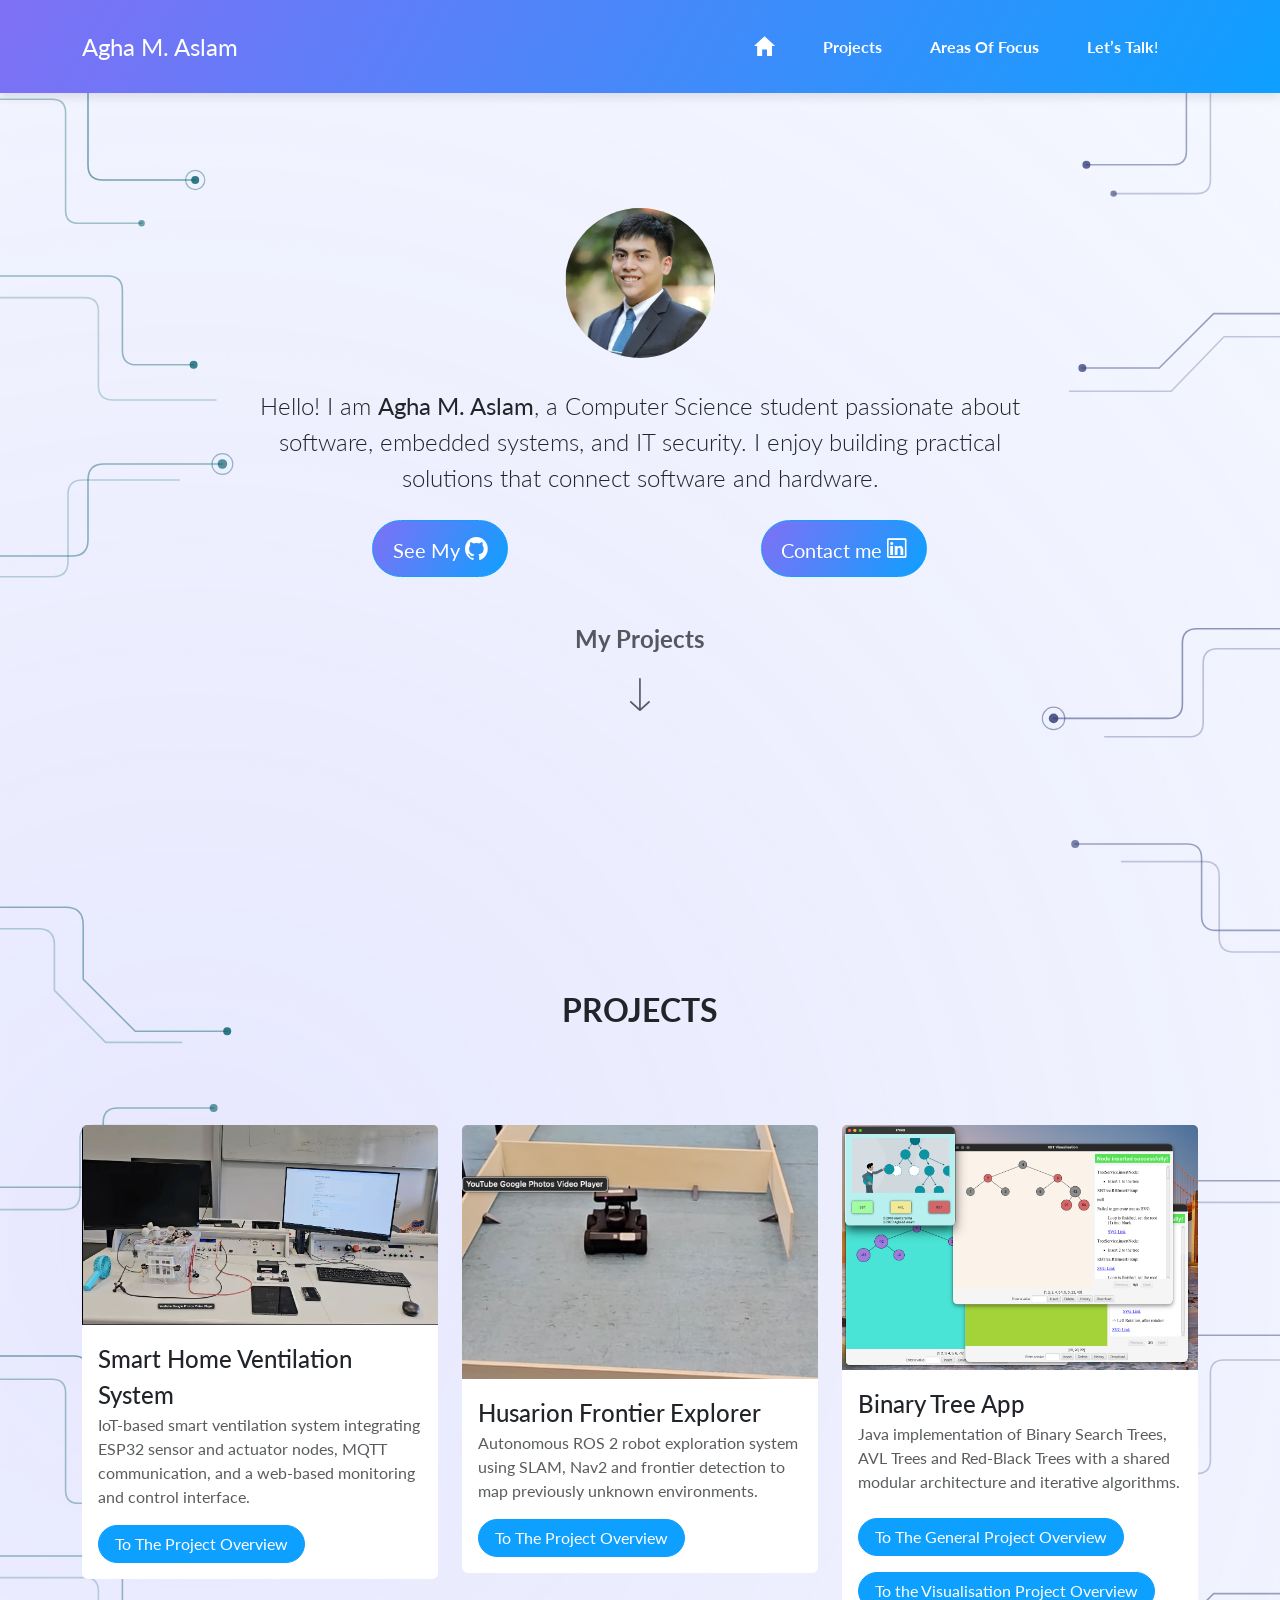
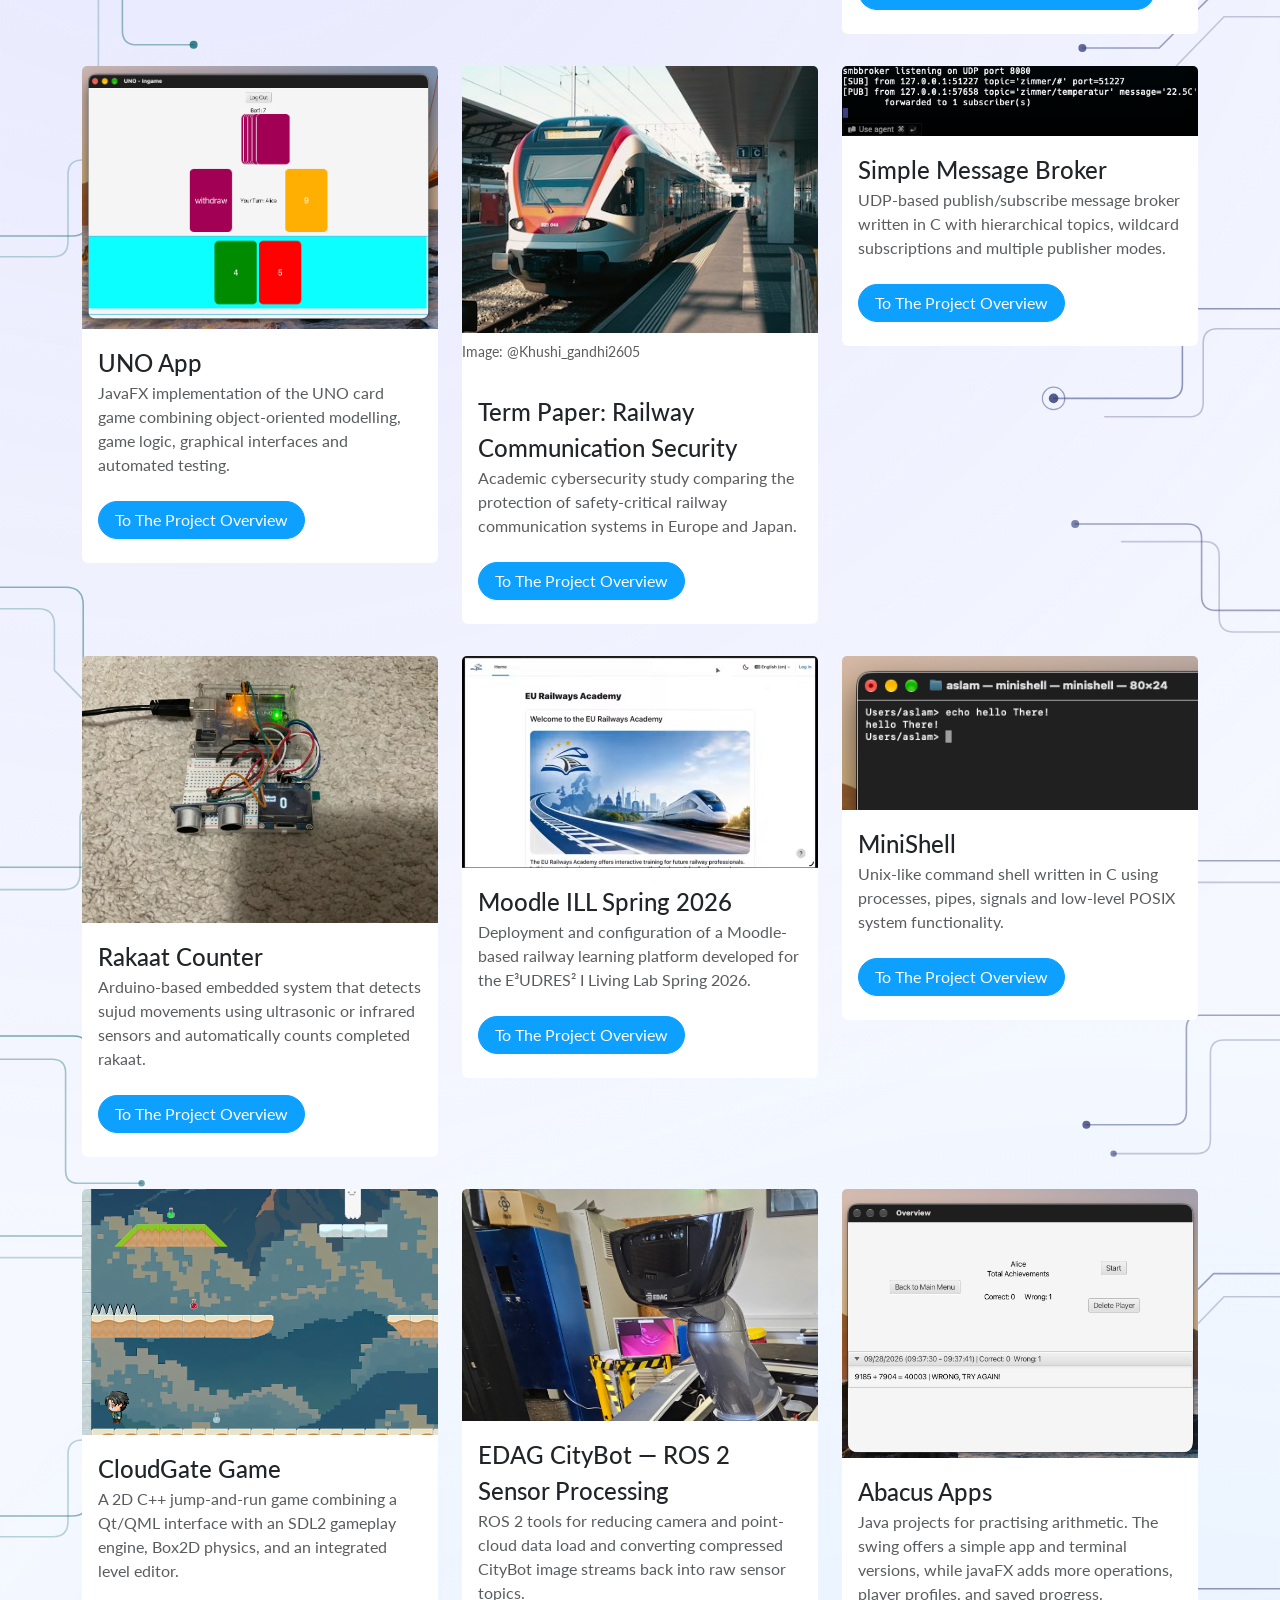
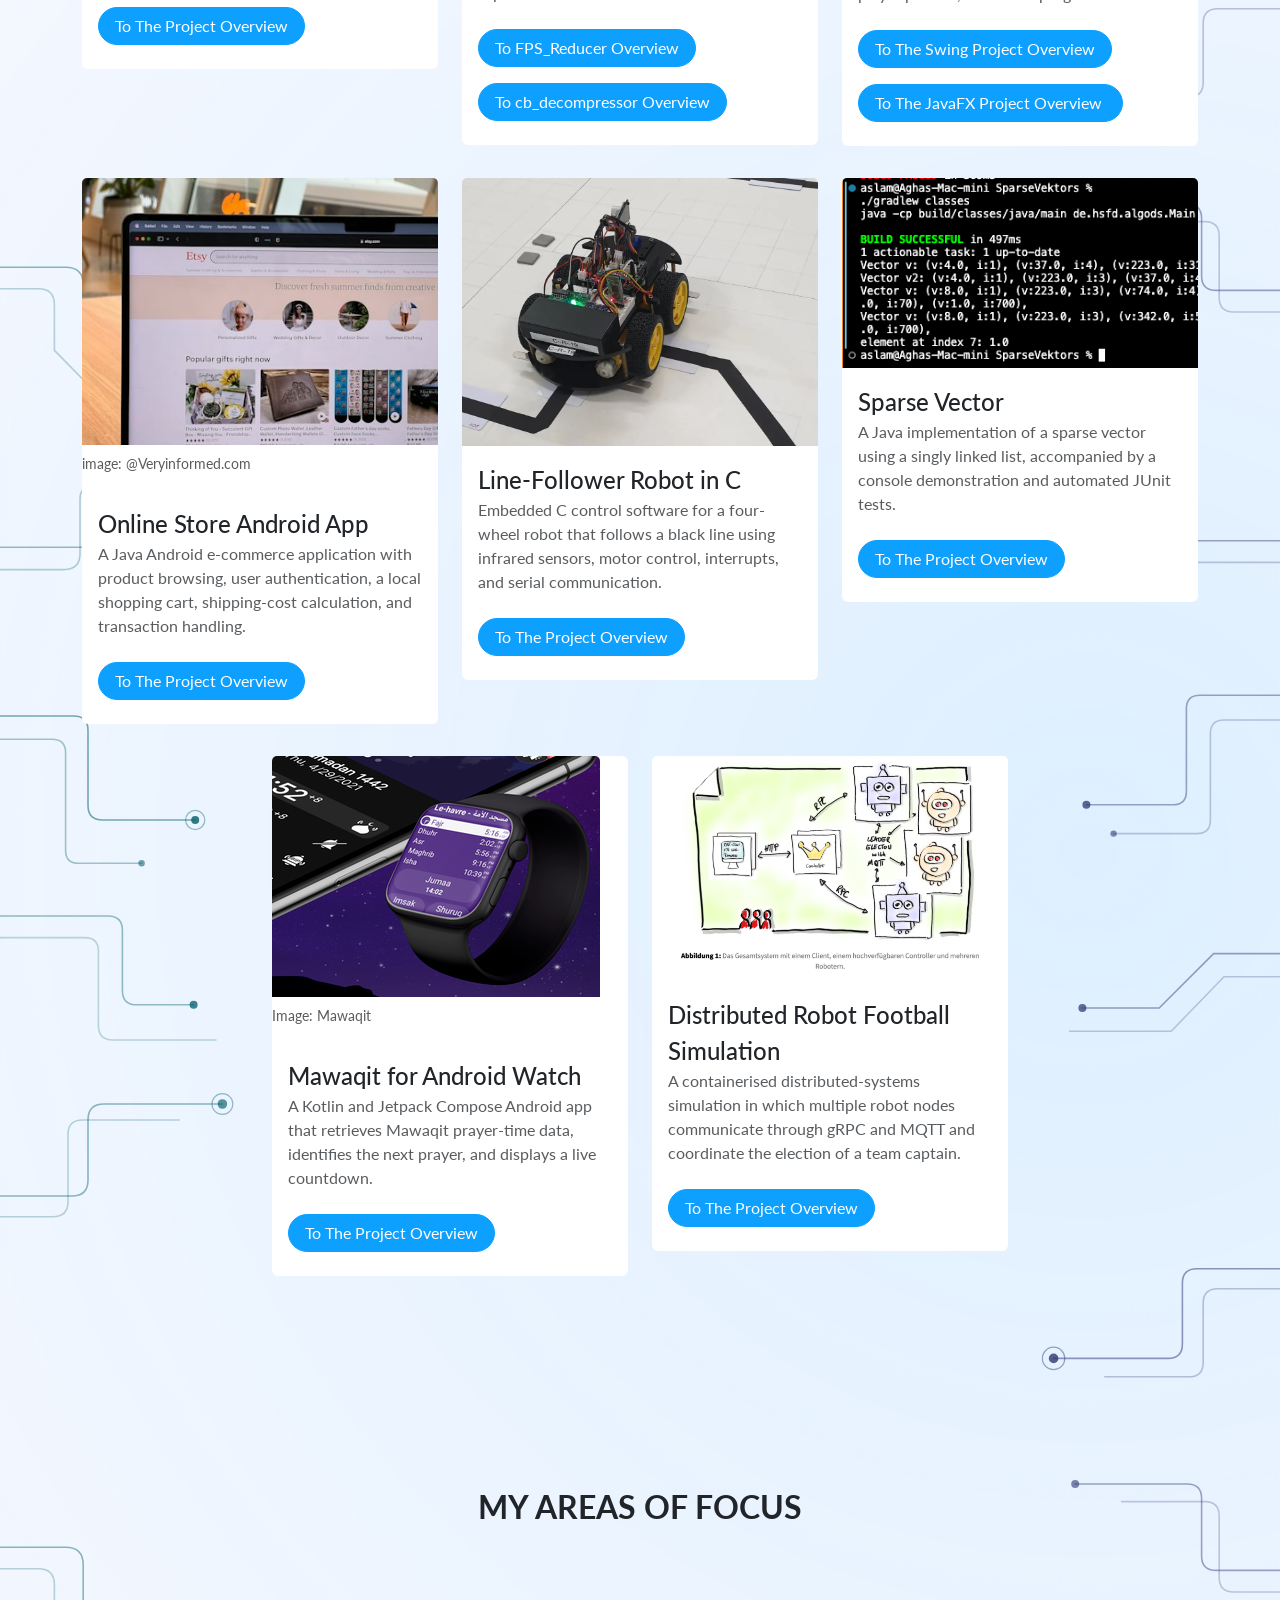
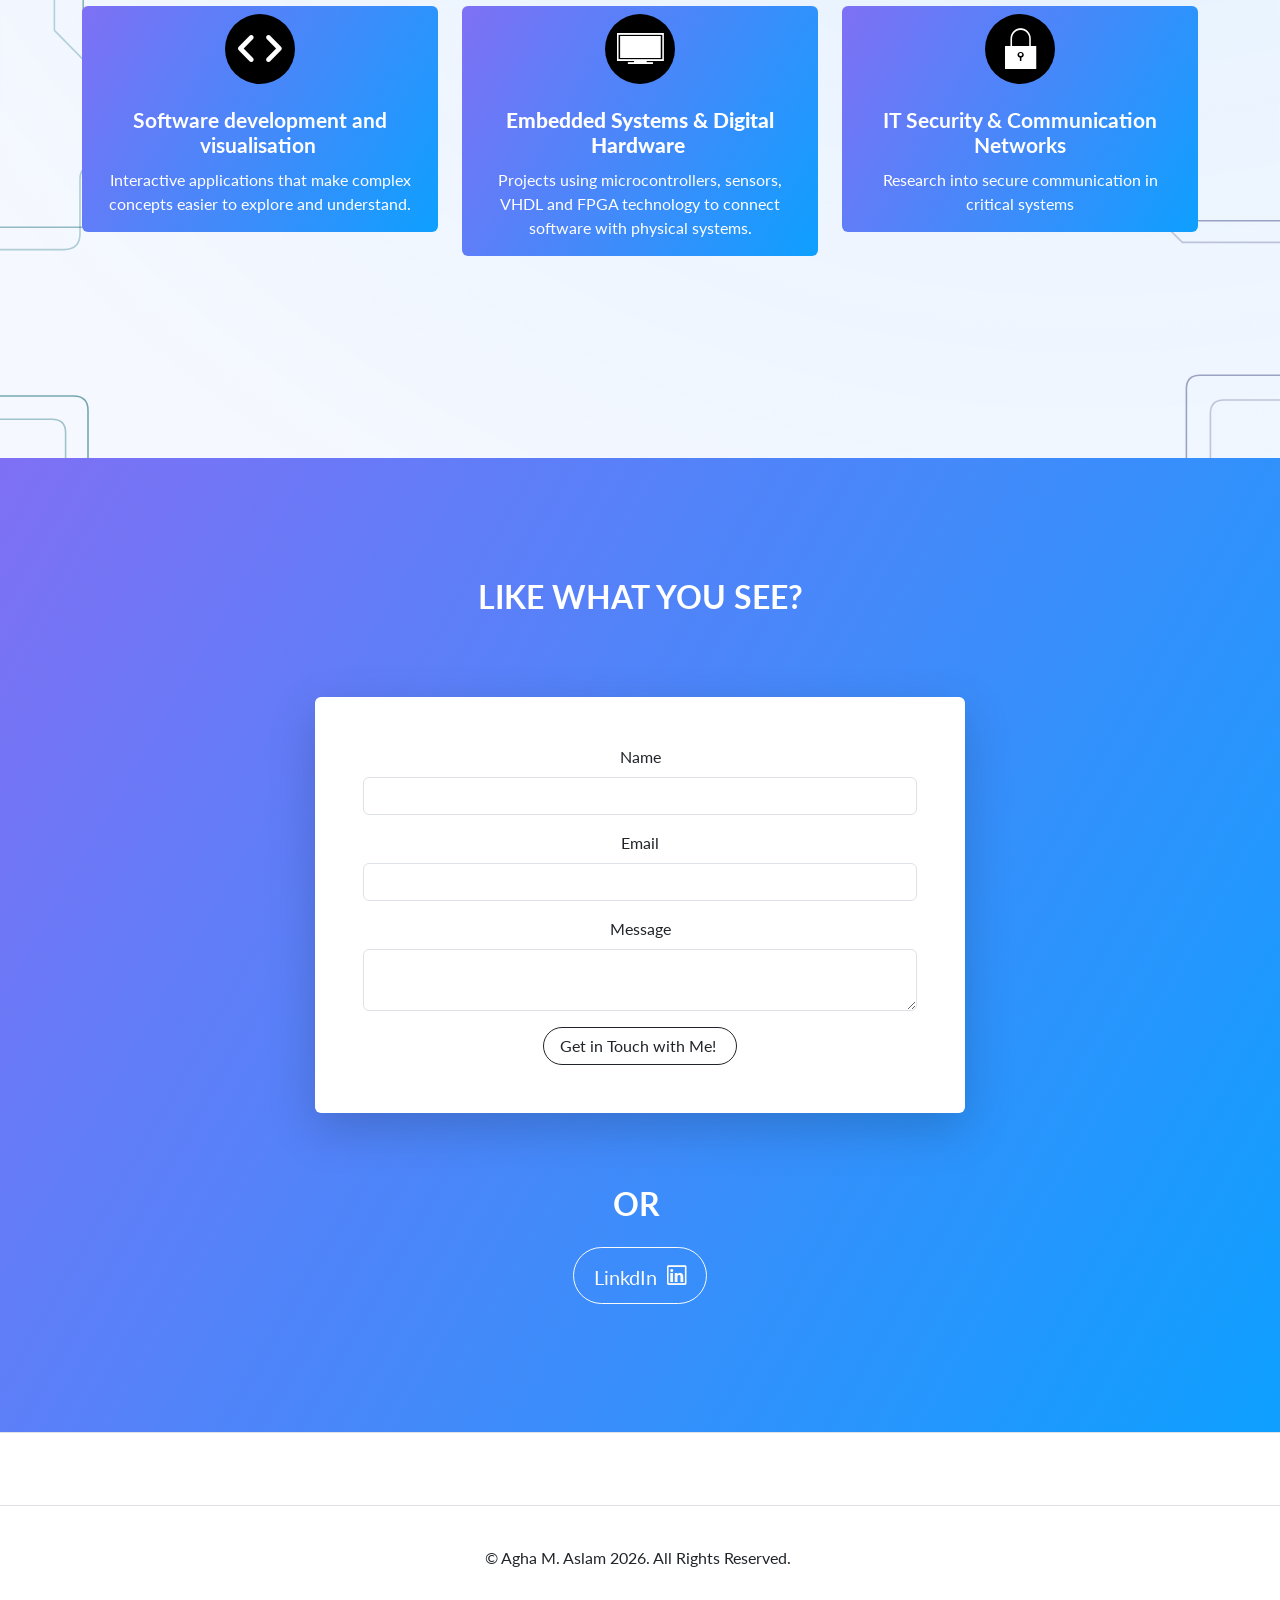
<file: index.html>
<!DOCTYPE html>
<html data-bs-theme="auto" lang="en">

<head>
    <meta charset="utf-8">
    <meta name="viewport" content="width=device-width, initial-scale=1.0, shrink-to-fit=no">
    <title>Agha's Projects</title>
    <script>!function(){const e=()=>localStorage.getItem("theme"),t=document.documentElement.getAttribute("data-bss-forced-theme"),a=()=>{if(t)return t;const a=e();if(a)return a;const c=document.documentElement.getAttribute("data-bs-theme");return c||(window.matchMedia("(prefers-color-scheme: dark)").matches?"dark":"light")},c=e=>{"auto"===e&&window.matchMedia("(prefers-color-scheme: dark)").matches?document.documentElement.setAttribute("data-bs-theme","dark"):document.documentElement.setAttribute("data-bs-theme",e)};c(a());const r=(e,t=!1)=>{const a=[].slice.call(document.querySelectorAll(".theme-switcher"));if(!a.length)return;document.querySelectorAll("[data-bs-theme-value]").forEach((e=>{e.classList.remove("active"),e.setAttribute("aria-pressed","false")}));const c="auto"===e?window.matchMedia("(prefers-color-scheme: dark)").matches?"dark":"light":e;for(const t of a){if(!!t.dataset.bsAdaptIcon){const e=t.querySelector("[data-bss-adaptable]");try{const a=JSON.parse(t.dataset.bssIcons||"{}")[c],r=document.createElement("template");r.innerHTML=a;const s=r.content.cloneNode(!0);s?.children?.length&&(s.children[0].dataset.bssAdaptable=!0),e.replaceWith(s)}catch(e){}}const a=t.querySelector('[data-bs-theme-value="'+e+'"]');a&&(a.classList.add("active"),a.setAttribute("aria-pressed","true"))}};window.matchMedia("(prefers-color-scheme: dark)").addEventListener("change",(()=>{const t=e();"light"!==t&&"dark"!==t&&c(a())})),window.addEventListener("DOMContentLoaded",(()=>{r(a()),document.querySelectorAll("[data-bs-theme-value]").forEach((e=>{e.addEventListener("click",(t=>{t.preventDefault();const a=e.getAttribute("data-bs-theme-value");(e=>{localStorage.setItem("theme",e)})(a),c(a),r(a)}))}))}))}();</script>
    <link rel="stylesheet" href="assets/bootstrap/css/bootstrap.min.css">
    <link rel="stylesheet" href="https://fonts.googleapis.com/css?family=Lato:300,400,700&amp;display=swap">
    <link rel="stylesheet" href="assets/fonts/ionicons.min.css">
    <link rel="stylesheet" href="assets/css/styles.min.css">
</head>

<body>
    <nav class="navbar navbar-expand-lg fixed-top portfolio-navbar gradient navbar-dark">
        <div class="container"><a class="navbar-brand logo" href="#">Agha M. Aslam</a><button class="navbar-toggler" data-bs-toggle="collapse" data-bs-target="#navbarNav"><span class="visually-hidden">Toggle navigation</span><span class="navbar-toggler-icon"></span></button>
            <div class="collapse navbar-collapse" id="navbarNav">
                <ul class="navbar-nav text-start ms-auto">
                    <li class="nav-item d-flex align-items-center"><a class="nav-link active" href="#welcome" style="height: auto;"><i class="icon ion-android-home" style="font-size: 26px;height: auto;"></i></a></li>
                    <li class="nav-item d-flex align-items-center"><a class="nav-link active" href="#projects-overview">Projects</a></li>
                    <li class="nav-item d-flex align-items-center"><a class="nav-link active" href="#area-focus" style="text-align: left;">Areas Of Focus</a></li>
                    <li class="nav-item d-flex align-items-center"><a class="nav-link active" href="#contact"><span style="color: rgb(255, 255, 255);">Let’s Talk</span><span style="font-weight: normal !important; color: rgb(255, 255, 255);">!</span></a></li>
                </ul>
            </div>
        </div>
    </nav>
    <main class="page">
        <section class="d-flex justify-content-center align-items-center py-8 portfolio-block block-intro" id="welcome">
            <div class="col">
                <div class="avatar" style="background: url(&quot;assets/img/avatars/Agha%27s%20Photo.webp&quot;) center / contain;height: 300;width: 300;"></div>
                <div class="about-me">
                    <p class="my-4">Hello! I am <strong>Agha M. Aslam</strong>, a Computer Science student passionate about software, embedded systems, and IT security. I enjoy building practical solutions that connect software and hardware.</p>
                    <div class="container">
                        <div class="row gap-2">
                            <div class="col-md-6"><a class="btn btn-primary btn-lg mx-2 gradient" role="button" href="https://www.linkedin.com/in/aghaaslam" target="_blank">See My&nbsp;<i class="icon ion-social-github" style="font-size: 26px;"></i></a></div>
                            <div class="col"><a class="btn btn-primary btn-lg mx-2 gradient" role="button" href="https://www.linkedin.com/in/aghaaslam" target="_blank">Contact me&nbsp;<i class="icon ion-social-linkedin-outline" style="font-size: 26px;"></i></a></div>
                        </div>
                    </div>
                </div>
                <div class="container"><a href="#projects-overview">
                        <div class="my-4 py-4 avatar" style="width: auto;max-width: 800px;">
                            <h4 class="mb-0" style="max-width: 800px;width:  auto;"><strong>My Projects</strong></h4><i class="icon ion-ios-arrow-thin-down" style="font-size: 53px;"></i>
                        </div>
                    </a></div>
            </div>
        </section>
        <section class="py-7 portfolio-block" id="projects-overview">
            <div class="container">
                <div class="heading">
                    <h2>Projects</h2>
                </div>
                <div class="row d-flex justify-content-center align-items-start">
                    <div class="col-md-6 col-lg-4 py-3">
                        <div class="card border-0">
                            <div class="modal fade" role="dialog" tabindex="-1" id="modal-1">
                                <div class="modal-dialog" role="document">
                                    <div class="modal-content">
                                        <div class="modal-header">
                                            <h4 class="modal-title">Smart Home Ventilation System&nbsp;</h4><button class="btn-close" type="button" aria-label="Close" data-bs-dismiss="modal"></button>
                                        </div>
                                        <div class="modal-body"><img class="card-img-top" src="assets/img/tech/Screenshot%202026-09-27%20at%2017.52.46.webp" alt="Card Image">
                                            <p class="my-3 py-0">A modular Smart Home Ventilation System developed as an IoT semester project. ESP32-based indoor and outdoor nodes collect environmental data and control actuators, while MQTT provides communication through a central hub. An Express/EJS web application provides a user interface for monitoring sensor information and controlling connected devices.</p>
                                        </div>
                                        <div class="modal-footer"><a class="btn btn-primary" role="button" href="https://github.com/MusLead/Smart-Home-Ventilation" target="_blank">To The Project Overview</a><button class="btn btn-light" type="button" data-bs-dismiss="modal">Close</button></div>
                                    </div>
                                </div>
                            </div><a class="scale-on-hover" href="#modal-1" data-bs-toggle="modal"><img src="assets/img/tech/Screenshot%202026-09-27%20at%2017.52.46.webp" alt="Card Image" class="card-img-top"></a>
                            <div class="card-body">
                                <h4 class="modal-title">Smart Home Ventilation System&nbsp;</h4>
                                <p class="text-muted card-text">IoT-based smart ventilation system integrating ESP32 sensor and actuator nodes, MQTT communication, and a web-based monitoring and control interface.</p><a class="btn btn-primary" role="button" href="https://github.com/MusLead/Smart-Home-Ventilation" target="_blank">To The Project Overview</a>
                            </div>
                        </div>
                    </div>
                    <div class="col-md-6 col-lg-4 py-3">
                        <div class="card border-0">
                            <div class="modal fade" role="dialog" tabindex="-1" id="modal-2">
                                <div class="modal-dialog" role="document">
                                    <div class="modal-content">
                                        <div class="modal-header">
                                            <h4 class="modal-title">Husarion Frontier Explorer</h4><button class="btn-close" type="button" aria-label="Close" data-bs-dismiss="modal"></button>
                                        </div>
                                        <div class="modal-body"><img src="assets/img/tech/Husarion.png" alt="Card Image" class="card-img-top">
                                            <p class="my-3 py-0">A robotics project that enables a Husarion mobile robot to autonomously explore and map an unknown environment. The system combines SLAM, Nav2, laser scanning and frontier-based exploration, with parameter optimisation to improve obstacle avoidance and exploration coverage. The project also includes RViz visualisation and automatic map storage after exploration.</p>
                                        </div>
                                        <div class="modal-footer"><a class="btn btn-primary" role="button" href="https://github.com/MusLead/husarion-frontier-explorer" target="_blank">To The Project Overview</a><button class="btn btn-light" type="button" data-bs-dismiss="modal">Close</button></div>
                                    </div>
                                </div>
                            </div><a class="scale-on-hover" href="#modal-2" data-bs-toggle="modal"><img src="assets/img/tech/Husarion.png" alt="Card Image" class="card-img-top"></a>
                            <div class="card-body">
                                <h4 class="modal-title">Husarion Frontier Explorer</h4>
                                <p class="text-muted card-text">Autonomous ROS 2 robot exploration system using SLAM, Nav2 and frontier detection to map previously unknown environments.</p><a class="btn btn-primary" role="button" href="https://github.com/MusLead/husarion-frontier-explorer" target="_blank">To The Project Overview</a>
                            </div>
                        </div>
                    </div>
                    <div class="col-md-6 col-lg-4 py-3">
                        <div class="card border-0">
                            <div class="modal fade" role="dialog" tabindex="-1" id="modal-3">
                                <div class="modal-dialog" role="document">
                                    <div class="modal-content">
                                        <div class="modal-header">
                                            <h4 class="modal-title">Binary Tree App</h4><button class="btn-close" type="button" aria-label="Close" data-bs-dismiss="modal"></button>
                                        </div>
                                        <div class="modal-body"><img src="assets/img/tech/BinTreeApp.png" alt="Card Image" class="card-img-top">
                                            <p class="my-3 py-0"><strong>General Project:</strong><br>An algorithms and data-structures project implementing several binary-tree variants in Java. A common abstract BinaryTree architecture separates shared operations from tree-specific behaviour, while AVL and Red-Black Trees implement their respective balancing mechanisms. Particular emphasis was placed on iterative rather than recursive implementations and automated testing.<br><br><strong>Visualisation Project</strong><br>An educational visualisation tool that connects binary-tree algorithms with an interactive graphical representation. Users can observe changes to the tree, follow individual node modifications and review the history of operations. The application integrates the BinaryTreeHSF implementations with JavaFX, Graphviz and WebView-based visualisation.</p>
                                        </div>
                                        <div class="modal-footer">
                                            <div class="d-flex justify-content-center align-items-center gap-2"><a class="btn btn-primary my-2" role="button" href="https://github.com/MusLead/BinaryTreeHSF" target="_blank">To The General Project Overview</a><a class="btn btn-primary mx-0 my-2" role="button" href="https://github.com/MusLead/BinaryTreeHSF_Visualisation" target="_blank">To the Visualisation Project Overview</a><button class="btn btn-light h-auto mx-0" type="button" data-bs-dismiss="modal">Close</button></div>
                                        </div>
                                    </div>
                                </div>
                            </div><a class="scale-on-hover" href="#modal-3" data-bs-toggle="modal"><img src="assets/img/tech/BinTreeApp.png" alt="Card Image" class="card-img-top"></a>
                            <div class="card-body">
                                <h4 class="modal-title">Binary Tree App</h4>
                                <p class="text-muted card-text">Java implementation of Binary Search Trees, AVL Trees and Red-Black Trees with a shared modular architecture and iterative algorithms.</p><a class="btn btn-primary my-2" role="button" href="https://github.com/MusLead/BinaryTreeHSF" target="_blank">To The General Project Overview</a><a class="btn btn-primary mx-0 my-2" role="button" href="https://github.com/MusLead/BinaryTreeHSF_Visualisation" target="_blank">To the Visualisation Project Overview</a>
                            </div>
                        </div>
                    </div>
                    <div class="col-md-6 col-lg-4 py-3">
                        <div class="card border-0">
                            <div class="modal fade" role="dialog" tabindex="-1" id="modal-4">
                                <div class="modal-dialog" role="document">
                                    <div class="modal-content">
                                        <div class="modal-header">
                                            <h4 class="modal-title">UNO App</h4><button class="btn-close" type="button" aria-label="Close" data-bs-dismiss="modal"></button>
                                        </div>
                                        <div class="modal-body"><img src="assets/img/tech/UNOApp.png" alt="Card Image" class="card-img-top">
                                            <p class="my-3 py-0">A complete programming and modelling project based on the UNO card game. The application uses Java and JavaFX for the game interface and implements card, player and game-state logic, including automated players. Model-driven development with Fulib and automated tests using JUnit and TestFX were used to validate game behaviour.</p>
                                        </div>
                                        <div class="modal-footer"><a class="btn btn-primary my-2" role="button" href="https://github.com/MusLead/UNO_PuM" target="_blank">To The Project Overview</a><button class="btn btn-light" type="button" data-bs-dismiss="modal">Close</button></div>
                                    </div>
                                </div>
                            </div><a class="scale-on-hover" href="#modal-4" data-bs-toggle="modal"><img src="assets/img/tech/UNOApp.png" alt="Card Image" class="card-img-top"></a>
                            <div class="card-body">
                                <h4 class="modal-title">UNO App</h4>
                                <p class="text-muted card-text">JavaFX implementation of the UNO card game combining object-oriented modelling, game logic, graphical interfaces and automated testing.</p><a class="btn btn-primary my-2" role="button" href="https://github.com/MusLead/UNO_PuM" target="_blank">To The Project Overview</a>
                            </div>
                        </div>
                    </div>
                    <div class="col-md-6 col-lg-4 py-3">
                        <div class="card border-0">
                            <div class="modal fade" role="dialog" tabindex="-1" id="modal-5">
                                <div class="modal-dialog" role="document">
                                    <div class="modal-content">
                                        <div class="modal-header">
                                            <h4 class="modal-title">Term Paper:&nbsp;Railway Communication Security</h4><button class="btn-close" type="button" aria-label="Close" data-bs-dismiss="modal"></button>
                                        </div>
                                        <div class="modal-body"><img alt="Card Image" src="assets/img/tech/railway_khushi_gandhi2605.jpg" class="card-img-top">
                                            <p class="my-3 py-0">A research project examining how safety-critical communication between trains and railway control infrastructure is protected against cyber threats. The work analyses European railway technologies including ETCS, GSM-R and FRMCS and compares their security approaches with Japanese railway systems. Topics include authentication, integrity, availability, MILS, intrusion detection and Moving Target Defence.<br><br>The repository also documents the evolution of the paper through several revisions and contains its LaTeX and Markdown source and build environment.</p>
                                        </div>
                                        <div class="modal-footer"><a class="btn btn-primary my-2" role="button" href="https://github.com/MusLead/HA_Train_SS26" target="_blank">To The Project Overview</a><button class="btn btn-light" type="button" data-bs-dismiss="modal">Close</button></div>
                                    </div>
                                </div>
                            </div><a class="scale-on-hover" href="#modal-5" data-bs-toggle="modal">
                                <figure class="figure"><img class="figure-img card-img-top" alt="Card Image" src="assets/img/tech/railway_khushi_gandhi2605.jpg">
                                    <figcaption class="figure-caption">Image: @Khushi_gandhi2605</figcaption>
                                </figure>
                            </a>
                            <div class="card-body">
                                <h4 class="modal-title">Term Paper:&nbsp;Railway Communication Security</h4>
                                <p class="text-muted card-text">Academic cybersecurity study comparing the protection of safety-critical railway communication systems in Europe and Japan.</p><a class="btn btn-primary my-2" role="button" href="https://github.com/MusLead/HA_Train_SS26" target="_blank">To The Project Overview</a>
                            </div>
                        </div>
                    </div>
                    <div class="col-md-6 col-lg-4 py-3">
                        <div class="card border-0">
                            <div class="modal fade" role="dialog" tabindex="-1" id="modal-6">
                                <div class="modal-dialog" role="document">
                                    <div class="modal-content">
                                        <div class="modal-header">
                                            <h4 class="modal-title">Simple Message Broker</h4><button class="btn-close" type="button" aria-label="Close" data-bs-dismiss="modal"></button>
                                        </div>
                                        <div class="modal-body"><img src="assets/img/tech/smb.png" alt="Card Image" class="card-img-top">
                                            <p class="my-3 py-0">A networking project implementing a lightweight publish/subscribe protocol directly on top of UDP. The system consists of a broker, publishers and subscribers communicating through a custom text protocol. It supports hierarchical topics, wildcard subscriptions, dynamic subscriber management, unsubscribe handling and both periodic and interactive publishers.</p>
                                        </div>
                                        <div class="modal-footer"><a class="btn btn-primary my-2" role="button" href="https://github.com/MusLead/tcpip-ws2526-smb" target="_blank">To The Project Overview</a><button class="btn btn-light" type="button" data-bs-dismiss="modal">Close</button></div>
                                    </div>
                                </div>
                            </div><a class="scale-on-hover" href="#modal-6" data-bs-toggle="modal"><img src="assets/img/tech/smb.png" alt="Card Image" class="card-img-top"></a>
                            <div class="card-body">
                                <h4 class="modal-title">Simple Message Broker</h4>
                                <p class="text-muted card-text">UDP-based publish/subscribe message broker written in C with hierarchical topics, wildcard subscriptions and multiple publisher modes.</p><a class="btn btn-primary my-2" role="button" href="https://github.com/MusLead/tcpip-ws2526-smb" target="_blank">To The Project Overview</a>
                            </div>
                        </div>
                    </div>
                    <div class="col-md-6 col-lg-4 py-3">
                        <div class="card border-0">
                            <div class="modal fade" role="dialog" tabindex="-1" id="modal-7">
                                <div class="modal-dialog" role="document">
                                    <div class="modal-content">
                                        <div class="modal-header">
                                            <h4 class="modal-title">Rakaat Counter</h4><button class="btn-close" type="button" aria-label="Close" data-bs-dismiss="modal"></button>
                                        </div>
                                        <div class="modal-body"><img src="assets/img/tech/RakaatCounter.webp" alt="Card Image" class="card-img-top">
                                            <p class="my-3 py-0">An embedded-system prototype designed to automatically count rakaat during prayer. The system detects sujud using either an ultrasonic distance sensor or an infrared sensor. State-change and debounce logic filter sensor readings to avoid false or repeated detections. After two detected sujud movements, the system increments the rakaat count and displays the result on an OLED screen with visual feedback.</p>
                                        </div>
                                        <div class="modal-footer"><a class="btn btn-primary my-2" role="button" href="https://github.com/MusLead/rakaat_counter" target="_blank">To The Project Overview</a><button class="btn btn-light" type="button" data-bs-dismiss="modal">Close</button></div>
                                    </div>
                                </div>
                            </div><a class="scale-on-hover" href="#modal-7" data-bs-toggle="modal"><img src="assets/img/tech/RakaatCounter.webp" alt="Card Image" class="card-img-top"></a>
                            <div class="card-body">
                                <h4 class="modal-title">Rakaat Counter</h4>
                                <p class="text-muted card-text">Arduino-based embedded system that detects sujud movements using ultrasonic or infrared sensors and automatically counts completed rakaat.</p><a class="btn btn-primary my-2" role="button" href="https://github.com/MusLead/rakaat_counter" target="_blank">To The Project Overview</a>
                            </div>
                        </div>
                    </div>
                    <div class="col-md-6 col-lg-4 py-3">
                        <div class="card border-0">
                            <div class="modal fade" role="dialog" tabindex="-1" id="modal-8">
                                <div class="modal-dialog" role="document">
                                    <div class="modal-content">
                                        <div class="modal-header">
                                            <h4 class="modal-title">Moodle ILL Spring 2026</h4><button class="btn-close" type="button" aria-label="Close" data-bs-dismiss="modal"></button>
                                        </div>
                                        <div class="modal-body"><img src="assets/img/tech/Moodle-Railway.png" alt="Card Image" class="card-img-top">
                                            <p class="my-3 py-0">A collaborative learning-platform project centred around deploying, configuring and documenting a Moodle environment for railway-related educational content. The project covers Moodle server and database installation, multilingual content support, plugin configuration, HTTPS deployment, Composer and backup procedures, together with experimentation with local AI integration using Ollama.<br><br></p>
                                        </div>
                                        <div class="modal-footer"><a class="btn btn-primary my-2" role="button" href="https://github.com/MusLead/moodle-ill-spring-2026" target="_blank">To The Project Overview</a><button class="btn btn-light" type="button" data-bs-dismiss="modal">Close</button></div>
                                    </div>
                                </div>
                            </div><a class="scale-on-hover" href="#modal-8" data-bs-toggle="modal"><img src="assets/img/tech/Moodle-Railway.png" alt="Card Image" class="card-img-top"></a>
                            <div class="card-body">
                                <h4 class="modal-title">Moodle ILL Spring 2026</h4>
                                <p class="text-muted card-text">Deployment and configuration of a Moodle-based railway learning platform developed for the E³UDRES² I Living Lab Spring 2026.</p><a class="btn btn-primary my-2" role="button" href="https://github.com/MusLead/moodle-ill-spring-2026" target="_blank">To The Project Overview</a>
                            </div>
                        </div>
                    </div>
                    <div class="col-md-6 col-lg-4 py-3">
                        <div class="card border-0">
                            <div class="modal fade" role="dialog" tabindex="-1" id="modal-9">
                                <div class="modal-dialog" role="document">
                                    <div class="modal-content">
                                        <div class="modal-header">
                                            <h4 class="modal-title">MiniShell</h4><button class="btn-close" type="button" aria-label="Close" data-bs-dismiss="modal"></button>
                                        </div>
                                        <div class="modal-body"><img src="assets/img/tech/Minishell.png" alt="Card Image" class="card-img-top">
                                            <p class="my-3 py-0">An operating-systems project implementing a small interactive Unix shell from scratch. The shell executes system commands through fork() and execvp(), resolves programs through PATH, supports command arguments, multiple commands and pipelines, and implements built-in commands such as cd, exit and ret. It also handles Unix signals including SIGINT and SIGHUP and includes automated functionality tests.</p>
                                        </div>
                                        <div class="modal-footer"><a class="btn btn-primary my-2" role="button" href="https://github.com/MusLead/minishell" target="_blank">To The Project Overview</a><button class="btn btn-light" type="button" data-bs-dismiss="modal">Close</button></div>
                                    </div>
                                </div>
                            </div><a class="scale-on-hover" href="#modal-9" data-bs-toggle="modal"><img src="assets/img/tech/Minishell.png" alt="Card Image" class="card-img-top"></a>
                            <div class="card-body">
                                <h4 class="modal-title">MiniShell</h4>
                                <p class="text-muted card-text">Unix-like command shell written in C using processes, pipes, signals and low-level POSIX system functionality.</p><a class="btn btn-primary my-2" role="button" href="https://github.com/MusLead/minishell" target="_blank">To The Project Overview</a>
                            </div>
                        </div>
                    </div>
                    <div class="col-md-6 col-lg-4 py-3">
                        <div class="card border-0">
                            <div class="modal fade" role="dialog" tabindex="-1" id="modal-11">
                                <div class="modal-dialog" role="document">
                                    <div class="modal-content">
                                        <div class="modal-header">
                                            <h4 class="modal-title">CloudGate Game</h4><button class="btn-close" type="button" aria-label="Close" data-bs-dismiss="modal"></button>
                                        </div>
                                        <div class="modal-body"><img src="assets/img/tech/cloudGate.png" alt="Card Image" class="card-img-top">
                                            <p class="my-3 py-0">CloudGate is a team-developed 2D platform game featuring level and character selection, gameplay, and a custom level editor. Qt/QML provides the user interface, while SDL2 handles the game engine and rendering, with Box2D supporting the physics system. Levels are stored using XML and HDF5 data. The contributed work focused particularly on the persistence layer for saving, loading, validating, and reconstructing level data.</p>
                                        </div>
                                        <div class="modal-footer"><a class="btn btn-primary my-2" role="button" href="https://github.com/MusLead/cloudgate-game-docs" target="_blank">To The Project Overview</a><button class="btn btn-light" type="button" data-bs-dismiss="modal">Close</button></div>
                                    </div>
                                </div>
                            </div><a class="scale-on-hover" href="#modal-11" data-bs-toggle="modal"><img src="assets/img/tech/cloudGate.png" alt="Card Image" class="card-img-top"></a>
                            <div class="card-body">
                                <h4 class="modal-title">CloudGate Game</h4>
                                <p class="text-muted card-text">A 2D C++ jump-and-run game combining a Qt/QML interface with an SDL2 gameplay engine, Box2D physics, and an integrated level editor.</p><a class="btn btn-primary my-2" role="button" href="https://github.com/MusLead/cloudgate-game-docs" target="_blank">To The Project Overview</a>
                            </div>
                        </div>
                    </div>
                    <div class="col-md-6 col-lg-4 py-3">
                        <div class="card border-0">
                            <div class="modal fade" role="dialog" tabindex="-1" id="modal-10">
                                <div class="modal-dialog" role="document">
                                    <div class="modal-content">
                                        <div class="modal-header">
                                            <h4 class="modal-title">EDAG CityBot — ROS 2 Sensor Processing</h4><button class="btn-close" type="button" aria-label="Close" data-bs-dismiss="modal"></button>
                                        </div>
                                        <div class="modal-body"><img src="assets/img/tech/EDAG_Robot.jpg" alt="Card Image" class="card-img-top">
                                            <p class="my-3 py-0">A set of ROS 2 components developed for processing sensor data in the EDAG CityBot environment. The C++ fps_reducer node reduces the frame rate and resolution of RGB and depth-camera streams and downsamples 3D point clouds using a voxel-grid filter. The accompanying cb_decompressor package uses ROS 2 Image Transport to convert compressed colour and depth streams back into raw image topics for further processing.</p>
                                        </div>
                                        <div class="modal-footer">
                                            <div class="d-flex justify-content-center align-items-center gap-2"><a class="btn btn-primary my-2" role="button" href="https://github.com/MusLead/fps_reducer" target="_blank">To FPS_Reducer Overview</a><a class="btn btn-primary my-2" role="button" href="https://github.com/MusLead/cb_decompressor" target="_blank">To cb_decompressor Overview</a><button class="btn btn-light h-auto mx-0" type="button" data-bs-dismiss="modal">Close</button></div>
                                        </div>
                                    </div>
                                </div>
                            </div><a class="scale-on-hover" href="#modal-10" data-bs-toggle="modal"><img src="assets/img/tech/EDAG_Robot.jpg" alt="Card Image" class="card-img-top"></a>
                            <div class="card-body">
                                <h4 class="modal-title">EDAG CityBot — ROS 2 Sensor Processing</h4>
                                <p class="text-muted card-text">ROS 2 tools for reducing camera and point-cloud data load and converting compressed CityBot image streams back into raw sensor topics.</p><a class="btn btn-primary my-2" role="button" href="https://github.com/MusLead/fps_reducer" target="_blank">To FPS_Reducer Overview</a><a class="btn btn-primary my-2" role="button" href="https://github.com/MusLead/cb_decompressor" target="_blank">To cb_decompressor Overview</a>
                            </div>
                        </div>
                    </div>
                    <div class="col-md-6 col-lg-4 py-3">
                        <div class="card border-0">
                            <div class="modal fade" role="dialog" tabindex="-1" id="modal-18">
                                <div class="modal-dialog" role="document">
                                    <div class="modal-content">
                                        <div class="modal-header">
                                            <h4 class="modal-title">Abacus Apps</h4><button class="btn-close" type="button" aria-label="Close" data-bs-dismiss="modal"></button>
                                        </div>
                                        <div class="modal-body"><img src="assets/img/tech/AbacusApp_Whole.png" alt="Card Image" class="card-img-top">
                                            <p class="my-3 py-0"><strong><span style="color: rgb(255, 255, 255);">Abacus-javaFX:</span></strong><span style="color: rgb(255, 255, 255);">&nbsp;A JavaFX desktop app for addition, subtraction, multiplication, and division practice. Players can choose a number range and review their saved results and session history.</span></p><img width="430" height="223" class="card-img-top" src="assets/img/tech/SempoaApp-App.png">
                                            <p class="my-3 py-0"><strong><span style="color: rgb(255, 255, 255);">Sempoa App — AppRev:</span></strong><span style="color: rgb(255, 255, 255);">&nbsp;A Swing desktop app that generates addition and subtraction questions, checks answers, and records practice sessions in text files.</span></p><img width="342" height="186" class="card-img-top" src="assets/img/tech/SempoaApp-Terminal.png">
                                            <p class="my-3 py-0"><strong><span style="color: rgb(255, 255, 255);">Sempoa App — Terminal:</span></strong><span style="color: rgb(255, 255, 255);">&nbsp;A command-line version with random arithmetic questions and structured subtraction training. It checks answers and saves a session log.</span></p>
                                        </div>
                                        <div class="modal-footer">
                                            <div class="d-flex justify-content-center align-items-center gap-2"><a class="btn btn-primary my-2" role="button" href="https://github.com/MusLead/Sempoa_App" target="_blank">To The Swing Project Overview</a><a class="btn btn-primary my-2" role="button" href="https://github.com/MusLead/abacus-javaFX" target="_blank">To The JavaFX Project Overview&nbsp;</a><button class="btn btn-light h-auto mx-0" type="button" data-bs-dismiss="modal">Close</button></div>
                                        </div>
                                    </div>
                                </div>
                            </div><a class="scale-on-hover" href="#modal-18" data-bs-toggle="modal"><img src="assets/img/tech/AbacusApp_Whole.png" alt="Card Image" class="card-img-top"></a>
                            <div class="card-body">
                                <h4 class="modal-title">Abacus Apps</h4>
                                <p class="text-muted card-text">Java projects for practising arithmetic. The swing offers a simple app and terminal versions, while javaFX adds more operations, player profiles, and saved progress.</p><a class="btn btn-primary my-2" role="button" href="https://github.com/MusLead/Sempoa_App" target="_blank">To The Swing Project Overview</a><a class="btn btn-primary my-2" role="button" href="https://github.com/MusLead/abacus-javaFX" target="_blank">To The JavaFX Project Overview&nbsp;</a>
                            </div>
                        </div>
                    </div>
                    <div class="col-md-6 col-lg-4 py-3">
                        <div class="card border-0">
                            <div class="modal fade" role="dialog" tabindex="-1" id="modal-17">
                                <div class="modal-dialog" role="document">
                                    <div class="modal-content">
                                        <div class="modal-header">
                                            <h4 class="modal-title">Online Store Android App</h4><button class="btn-close" type="button" aria-label="Close" data-bs-dismiss="modal"></button>
                                        </div>
                                        <div class="modal-body">
                                            <figure class="figure"><img class="figure-img card-img-top" alt="Card Image" src="assets/img/photo-1657256031812-4702fe316f1b.jpg">
                                                <figcaption class="figure-caption">image: @Veryinformed.com</figcaption>
                                            </figure>
                                            <p class="my-3 py-0"><span style="color: rgb(255, 255, 255);">An Android e-commerce application developed as a final project for an Android development bootcamp. Product lists and detailed product information are retrieved through REST APIs using Retrofit, while shopping-cart data is stored locally with SQLite. The application also includes user registration and login, profile management, checkout, shipping-cost calculation through RajaOngkir, and transaction views for paid and unpaid orders.</span></p>
                                        </div>
                                        <div class="modal-footer"><a class="btn btn-primary my-2" role="button" href="https://github.com/MusLead/BukaTokoOnline" target="_blank">To The Project Overview</a><button class="btn btn-light" type="button" data-bs-dismiss="modal">Close</button></div>
                                    </div>
                                </div>
                            </div><a class="scale-on-hover" href="#modal-17" data-bs-toggle="modal">
                                <figure class="figure"><img class="figure-img card-img-top" alt="Card Image" src="assets/img/photo-1657256031812-4702fe316f1b.jpg">
                                    <figcaption class="figure-caption">image: @Veryinformed.com</figcaption>
                                </figure>
                            </a>
                            <div class="card-body">
                                <h4 class="modal-title">Online Store Android App</h4>
                                <p class="text-muted card-text">A Java Android e-commerce application with product browsing, user authentication, a local shopping cart, shipping-cost calculation, and transaction handling.</p><a class="btn btn-primary my-2" role="button" href="https://github.com/MusLead/BukaTokoOnline" target="_blank">To The Project Overview</a>
                            </div>
                        </div>
                    </div>
                    <div class="col-md-6 col-lg-4 py-3">
                        <div class="card border-0">
                            <div class="modal fade" role="dialog" tabindex="-1" id="modal-16">
                                <div class="modal-dialog" role="document">
                                    <div class="modal-content">
                                        <div class="modal-header">
                                            <h4 class="modal-title">Line-Follower Robot in C</h4><button class="btn-close" type="button" aria-label="Close" data-bs-dismiss="modal"></button>
                                        </div>
                                        <div class="modal-body"><img src="assets/img/tech/robotikImC.webp" alt="Card Image" class="card-img-top">
                                            <p class="my-3 py-0">An embedded-systems project implementing autonomous line tracking for a four-wheel robot in C. The software is divided into modules for ADC sensor input, motor control, timers and interrupts, USART communication, and robot behaviour. The robot detects the starting field, follows a black line for multiple rounds, and supports commands such as pause and reset through serial/Bluetooth communication. A Makefile also automates compilation, flashing, execution tools, and Doxygen documentation.</p>
                                        </div>
                                        <div class="modal-footer"><a class="btn btn-primary my-2" role="button" href="https://github.com/MusLead/LaborC_LineFollower" target="_blank">To The Project Overview</a><button class="btn btn-light" type="button" data-bs-dismiss="modal">Close</button></div>
                                    </div>
                                </div>
                            </div><a class="scale-on-hover" href="#modal-16" data-bs-toggle="modal"><img src="assets/img/tech/robotikImC.webp" alt="Card Image" class="card-img-top"></a>
                            <div class="card-body">
                                <h4 class="modal-title">Line-Follower Robot in C</h4>
                                <p class="text-muted card-text">Embedded C control software for a four-wheel robot that follows a black line using infrared sensors, motor control, interrupts, and serial communication.</p><a class="btn btn-primary my-2" role="button" href="https://github.com/MusLead/LaborC_LineFollower" target="_blank">To The Project Overview</a>
                            </div>
                        </div>
                    </div>
                    <div class="col-md-6 col-lg-4 py-3">
                        <div class="card border-0">
                            <div class="modal fade" role="dialog" tabindex="-1" id="modal-14">
                                <div class="modal-dialog" role="document">
                                    <div class="modal-content">
                                        <div class="modal-header">
                                            <h4 class="modal-title">Sparse Vector</h4><button class="btn-close" type="button" aria-label="Close" data-bs-dismiss="modal"></button>
                                        </div>
                                        <div class="modal-body"><img src="assets/img/tech/SparseVektor.png" alt="Card Image" class="card-img-top">
                                            <p class="my-3 py-0">An Algorithms and Data Structures project implementing sparse vectors without storing unnecessary zero-valued entries. Each non-zero value is represented by an index-value node in a singly linked list, with operations for insertion, removal, lookup, vector addition, and equality comparison. The Gradle-based project also contains JUnit tests covering normal operations, invalid indices, size limits, zero handling, and linked-list behaviour.</p>
                                        </div>
                                        <div class="modal-footer"><a class="btn btn-primary my-2" role="button" href="https://github.com/MusLead/SparseVektors" target="_blank">To The Project Overview</a><button class="btn btn-light" type="button" data-bs-dismiss="modal">Close</button></div>
                                    </div>
                                </div>
                            </div><a class="scale-on-hover" href="#modal-14" data-bs-toggle="modal"><img src="assets/img/tech/SparseVektor.png" alt="Card Image" class="card-img-top"></a>
                            <div class="card-body">
                                <h4 class="modal-title">Sparse Vector</h4>
                                <p class="text-muted card-text">A Java implementation of a sparse vector using a singly linked list, accompanied by a console demonstration and automated JUnit tests.</p><a class="btn btn-primary my-2" role="button" href="https://github.com/MusLead/SparseVektors" target="_blank">To The Project Overview</a>
                            </div>
                        </div>
                    </div>
                    <div class="col-md-6 col-lg-4 py-3">
                        <div class="card border-0">
                            <div class="modal fade" role="dialog" tabindex="-1" id="modal-13">
                                <div class="modal-dialog" role="document">
                                    <div class="modal-content">
                                        <div class="modal-header">
                                            <h4 class="modal-title">Mawaqit for Android Watch</h4><button class="btn-close" type="button" aria-label="Close" data-bs-dismiss="modal"></button>
                                        </div>
                                        <div class="modal-body">
                                            <figure class="figure"><img class="figure-img card-img-top" src="assets/img/tech/mawaqit-prayer-times-mosque-screenshot.png" alt="Card Image">
                                                <figcaption class="figure-caption">Image: Mawaqit</figcaption>
                                            </figure>
                                            <p class="my-3 py-0">An Android prayer-time application built with Kotlin and Jetpack Compose. The application retrieves data for a selected mosque from Mawaqit, extracts its prayer-time configuration using Fuel, Jsoup, and Gson, and determines the next prayer according to the mosque's timezone. The interface displays the next prayer, its scheduled time, and a continuously updated countdown. The project also uses a ViewModel and Kotlin coroutines to separate data retrieval from the user interface.</p>
                                        </div>
                                        <div class="modal-footer"><a class="btn btn-primary my-2" role="button" href="https://github.com/MusLead/MawaqitApp" target="_blank">To The Project Overview</a><button class="btn btn-light" type="button" data-bs-dismiss="modal">Close</button></div>
                                    </div>
                                </div>
                            </div><a class="scale-on-hover" href="#modal-13" data-bs-toggle="modal">
                                <figure class="figure"><img class="figure-img card-img-top" src="assets/img/tech/mawaqit-prayer-times-mosque-screenshot.png" alt="Card Image">
                                    <figcaption class="figure-caption">Image: Mawaqit</figcaption>
                                </figure>
                            </a>
                            <div class="card-body">
                                <h4 class="modal-title">Mawaqit for Android Watch</h4>
                                <p class="text-muted card-text">A Kotlin and Jetpack Compose Android app that retrieves Mawaqit prayer-time data, identifies the next prayer, and displays a live countdown.</p><a class="btn btn-primary my-2" role="button" href="https://github.com/MusLead/MawaqitApp" target="_blank">To The Project Overview</a>
                            </div>
                        </div>
                    </div>
                    <div class="col-md-6 col-lg-4 py-3">
                        <div class="card border-0">
                            <div class="modal fade" role="dialog" tabindex="-1" id="modal-12">
                                <div class="modal-dialog" role="document">
                                    <div class="modal-content">
                                        <div class="modal-header">
                                            <h4 class="modal-title">Distributed Robot Football Simulation</h4><button class="btn-close" type="button" aria-label="Close" data-bs-dismiss="modal"></button>
                                        </div>
                                        <div class="modal-body"><img src="assets/img/tech/OverviewRobotFootball.png" alt="Card Image" class="card-img-top">
                                            <p class="my-3 py-0">A Distributed Systems project modelling a network of virtual robot players as independently running Docker containers. Robots register with a central controller through gRPC, exchange distributed messages through MQTT, and participate in a leader-election process to select a captain. The system also implements robot status reporting, acknowledgements, liveness monitoring, automatic re-election, scalable robot instances with Docker Compose, and HTTP endpoints for observing and controlling the simulation.</p>
                                        </div>
                                        <div class="modal-footer"><a class="btn btn-primary my-2" role="button" href="https://github.com/MusLead/VerSys_Roboter-Fussball" target="_blank">To The Project Overview</a><button class="btn btn-light" type="button" data-bs-dismiss="modal">Close</button></div>
                                    </div>
                                </div>
                            </div><a class="scale-on-hover" href="#modal-12" data-bs-toggle="modal"><img src="assets/img/tech/OverviewRobotFootball.png" alt="Card Image" class="card-img-top"></a>
                            <div class="card-body">
                                <h4 class="modal-title">Distributed Robot Football Simulation</h4>
                                <p class="text-muted card-text">A containerised distributed-systems simulation in which multiple robot nodes communicate through gRPC and MQTT and coordinate the election of a team captain.</p><a class="btn btn-primary my-2" role="button" href="https://github.com/MusLead/VerSys_Roboter-Fussball" target="_blank">To The Project Overview</a>
                            </div>
                        </div>
                    </div>
                </div>
            </div>
        </section>
        <section id="area-focus" class="portfolio-block skills">
            <div class="container">
                <div class="heading">
                    <h2 id="area-focus">my areas of focus</h2>
                </div>
                <div class="row">
                    <div class="col-md-4">
                        <div class="card border-0 special-skill-item gradient">
                            <div class="card-header bg-transparent border-0"><i class="icon ion-code"></i></div>
                            <div class="card-body">
                                <h3 class="card-title">Software development and visualisation&nbsp;</h3>
                                <p class="card-text">Interactive applications that make complex concepts easier to explore and understand.</p>
                            </div>
                        </div>
                    </div>
                    <div class="col-md-4">
                        <div class="card border-0 gradient special-skill-item">
                            <div class="card-header bg-transparent border-0"><i class="icon ion-ios-monitor"></i></div>
                            <div class="card-body">
                                <h3 class="card-title"><strong>Embedded Systems &amp; Digital Hardware&nbsp;</strong></h3>
                                <p class="card-text">Projects using microcontrollers, sensors, VHDL and FPGA technology to connect software with physical systems.</p>
                            </div>
                        </div>
                    </div>
                    <div class="col-md-4">
                        <div class="card border-0 special-skill-item gradient">
                            <div class="card-header bg-transparent border-0"><i class="icon ion-ios-locked"></i></div>
                            <div class="card-body">
                                <h3 class="card-title">IT Security &amp; Communication Networks</h3>
                                <p class="card-text">Research into secure communication in critical systems</p>
                            </div>
                        </div>
                    </div>
                </div>
            </div>
        </section>
        <section class="my-6 py-5 portfolio-block hire-me call-to-action border-bottom gradient">
            <div class="container" id="contact">
                <div class="heading">
                    <h2 class="mt-6 mb-4">Like what you see?</h2>
                </div>
                <div class="heading">
                    <form class="border rounded border-0 shadow-lg p-3 p-md-5 adaptive-contact-form" data-bs-theme="light" data-bss-recipient="8bd2ac0cf458234a7aa0b566779665a4" data-bss-subject="Someone interested to get in touch">
                        <div class="mb-3"><label class="form-label" for="subject-1">Name</label><input class="form-control" type="text" id="subject-1" required=""></div>
                        <div class="mb-3"><label class="form-label" for="email">Email</label><input class="form-control" type="email" id="email" required=""></div>
                        <div class="mb-3"><label class="form-label" for="message">Message</label><textarea class="form-control" id="message" required=""></textarea></div>
                        <div class="mb-3"></div><button class="btn" id="contact-submit" type="submit">Get in Touch with Me!&nbsp;</button>
                    </form>
                    <div class="mb-4 heading">
                        <h2 class="mt-6 mb-4" id="contact-1">Or&nbsp;</h2><a class="btn btn-outline-light btn-lg mx-2" role="button" href="https://www.linkedin.com/in/aghaaslam" target="_blank">LinkdIn&nbsp;&nbsp;<i class="icon ion-social-linkedin-outline" style="font-size: 26px;"></i></a>
                    </div>
                </div>
            </div>
        </section>
    </main>
    <footer class="py-3 page-footer border-top">
        <div class="container my-4">
            <p>© Agha M. Aslam 2026. All Rights Reserved.&nbsp;</p>
        </div>
    </footer>
    <script src="assets/bootstrap/js/bootstrap.min.js"></script>
    <script src="assets/js/script.min.js"></script>
</body>

</html>
</file>
<file: assets/css/styles.min.css>
.mx-0{margin-right:0!important;margin-left:0!important}.mx-2{margin-right:.5rem!important;margin-left:.5rem!important}.my-2{margin-top:.5rem!important;margin-bottom:.5rem!important}.my-3{margin-top:1rem!important;margin-bottom:1rem!important}.my-4{margin-top:1.5rem!important;margin-bottom:1.5rem!important}.my-6{margin-top:4.5rem!important;margin-bottom:4.5rem!important}.mt-6{margin-top:4.5rem!important}.mb-0{margin-bottom:0!important}.mb-3{margin-bottom:1rem!important}.mb-4{margin-bottom:1.5rem!important}.ms-auto{margin-left:auto!important}.p-3{padding:1rem!important}.py-0{padding-top:0!important;padding-bottom:0!important}.py-3{padding-top:1rem!important;padding-bottom:1rem!important}.py-4{padding-top:1.5rem!important;padding-bottom:1.5rem!important}.py-5{padding-top:3rem!important;padding-bottom:3rem!important}.py-7{padding-top:6rem!important;padding-bottom:6rem!important}.py-8{padding-top:7.5rem!important;padding-bottom:7.5rem!important}@media (min-width:768px){.p-md-5{padding:3rem!important}}.pika-single{z-index:9999;display:block;position:relative;color:#333;background:#fff;border:1px solid #ccc;border-bottom-color:#bbb;font-family:"Helvetica Neue",Helvetica,Arial,sans-serif}.pika-single:after,.pika-single:before{content:" ";display:table}.pika-single:after{clear:both}.pika-single.is-hidden{display:none}.pika-single.is-bound{position:absolute;box-shadow:0 5px 15px -5px rgba(0,0,0,.5)}.pika-lendar{float:left;width:240px;margin:8px}.pika-title{position:relative;text-align:center}.pika-label{display:inline-block;position:relative;z-index:9999;overflow:hidden;margin:0;padding:5px 3px;font-size:14px;line-height:20px;font-weight:700;background-color:#fff}.pika-title select{cursor:pointer;position:absolute;z-index:9998;margin:0;left:0;top:5px;opacity:0}.pika-next,.pika-prev{display:block;cursor:pointer;position:relative;outline:0;border:0;padding:0;width:20px;height:30px;text-indent:20px;white-space:nowrap;overflow:hidden;background-color:transparent;background-position:center center;background-repeat:no-repeat;background-size:75% 75%;opacity:.5}.pika-next:hover,.pika-prev:hover{opacity:1}.is-rtl .pika-next,.pika-prev{float:left;background-image:url([data-uri])}.is-rtl .pika-prev,.pika-next{float:right;background-image:url([data-uri])}.pika-next.is-disabled,.pika-prev.is-disabled{cursor:default;opacity:.2}.pika-select{display:inline-block}.pika-table{width:100%;border-collapse:collapse;border-spacing:0;border:0}.pika-table td,.pika-table th{width:14.285714285714286%;padding:0}.pika-table th{color:#999;font-size:12px;line-height:25px;font-weight:700;text-align:center}.pika-button{cursor:pointer;display:block;box-sizing:border-box;-moz-box-sizing:border-box;outline:0;border:0;margin:0;width:100%;padding:5px;color:#666;font-size:12px;line-height:15px;text-align:right;background:#f5f5f5}.pika-week{font-size:11px;color:#999}.is-today .pika-button{color:#3af;font-weight:700}.has-event .pika-button,.is-selected .pika-button{color:#fff;font-weight:700;background:#3af;box-shadow:inset 0 1px 3px #178fe5;border-radius:3px}.has-event .pika-button{background:#005da9;box-shadow:inset 0 1px 3px #0076c9}.is-disabled .pika-button,.is-inrange .pika-button{background:#d5e9f7}.is-startrange .pika-button{color:#fff;background:#6cb31d;box-shadow:none;border-radius:3px}.is-endrange .pika-button{color:#fff;background:#3af;box-shadow:none;border-radius:3px}.is-disabled .pika-button{pointer-events:none;cursor:default;color:#999;opacity:.3}.is-outside-current-month .pika-button{color:#999;opacity:.3}.is-selection-disabled{pointer-events:none;cursor:default}.pika-button:hover,.pika-row.pick-whole-week:hover .pika-button{color:#fff;background:#ff8000;box-shadow:none;border-radius:3px}.pika-table abbr{border-bottom:none;cursor:help}.page-footer .links a{font-size:1.2rem}.portfolio-block.cv .group .item{border-bottom:1px solid var(--bs-dark-bg-subtle)}.modal h6{font-size:1.5rem}#linkdin-welcome:hover{color:var(--bs-btn-hover-color);background-color:var(--bs-indigo);border-color:var(--bs-btn-hover-border-color)}.adaptive-contact-form{background:#fff;color:#212529}[data-bs-theme=dark] .adaptive-contact-form{background:#070d21;color:#d1d8de}main.page{position:relative;background:radial-gradient(circle at 15% 20%,rgba(127,112,245,.12),transparent 32%),radial-gradient(circle at 85% 65%,rgba(14,160,255,.1),transparent 35%),#f5f8ff}[data-bs-theme=dark] main.page{background:radial-gradient(circle at 15% 20%,rgba(127,112,245,.17),transparent 32%),radial-gradient(circle at 85% 65%,rgba(14,160,255,.13),transparent 35%),#070d21}main.page::before{content:"";position:absolute;inset:0;pointer-events:none;background:url("../../assets/img/portfolio-circuit-lines.svg") center top/min(100%,1600px) auto repeat-y;opacity:1;filter:brightness(.4) saturate(1.4)}[data-bs-theme=dark] main.page::before{opacity:.9;filter:none}main.page>section{position:relative}.special-skill-item p{color:var(--bs-secondary-bg-rgb)}.special-skill-item .icon{text-align:center;font-size:50px;background-color:#000;color:#fff;height:70px;width:70px;line-height:69px;display:inline-block;border-radius:50%}
</file>
